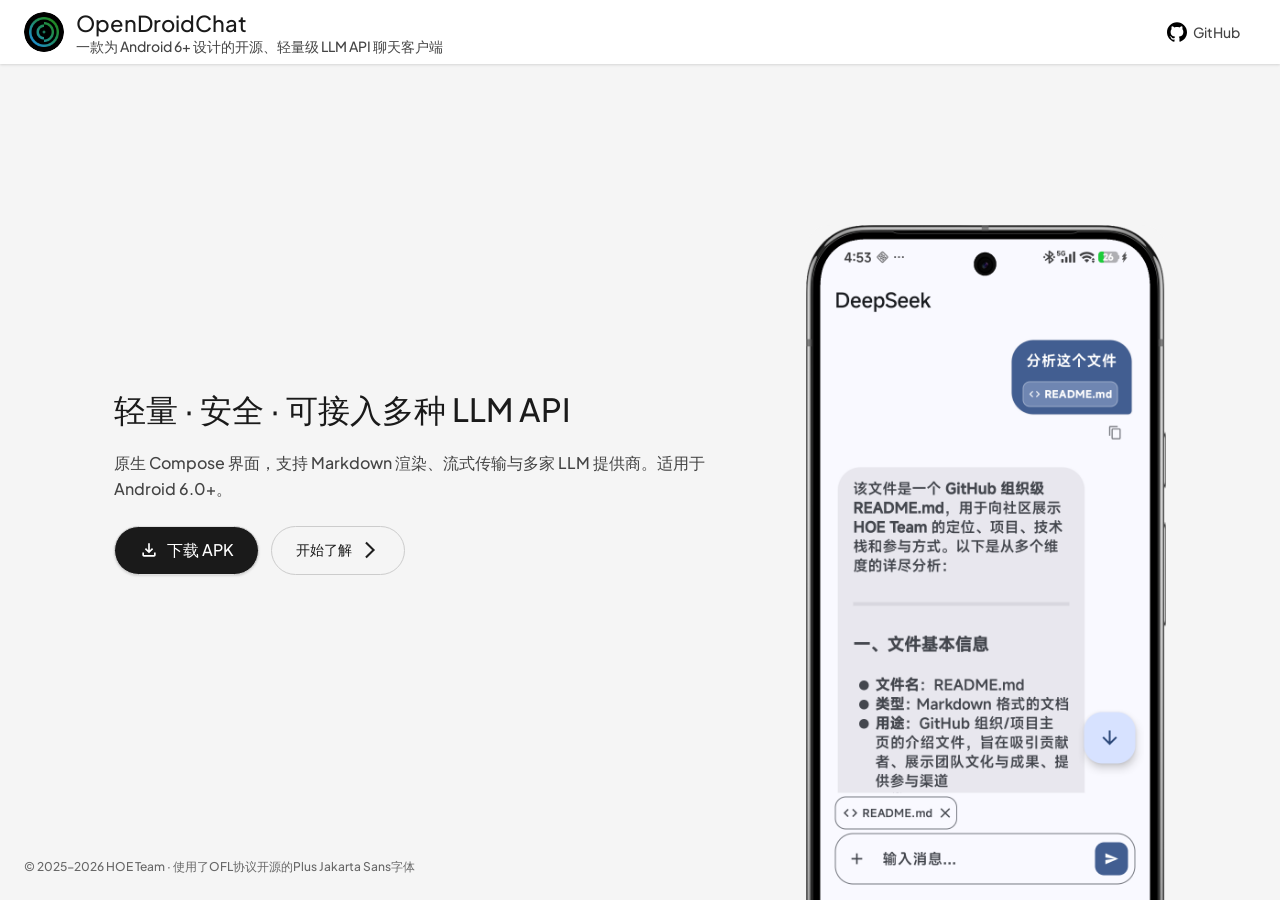
<file: webpage/index.html>
<!doctype html>
<html lang="zh-CN">
<head>
  <meta charset="utf-8" />
  <meta name="viewport" content="width=device-width,initial-scale=1" />
  <title>OpenDroidChat — 开源 Android LLM 聊天客户端</title>
  <link rel="stylesheet" href="css/styles.css">
  <link rel="icon" href="images/logo.png">
  <style>
    /* 1. 基础布局：桌面端全屏锁定 */
    html, body { 
      height: 100vh; 
      margin: 0; 
      display: flex; 
      flex-direction: column; 
      overflow: hidden; 
    }
    
    main { 
      flex: 1; 
      display: flex; 
      flex-direction: column; 
      position: relative; 
    }

    .page-container {
      max-width: 1100px;
      margin: 0 auto;
      padding: 0 24px;
      width: 100%;
      flex: 1;
      display: flex;
    }

    .hero-grid {
      display: grid;
      grid-template-columns: 1fr 360px;
      gap: 48px;
      width: 100%;
      align-items: center; 
    }

    /* 2. 按钮样式补充 (从 index_4.html 还原) */
    .material-btn-outline {
      display: inline-flex;
      align-items: center;
      gap: 8px;
      text-decoration: none;
      padding: 12px 24px;
      border-radius: 100px;
      background: transparent;
      color: var(--md-sys-color-primary);
      border: 1px solid var(--md-sys-color-outline);
      font-weight: 500;
      font-size: var(--md-sys-typescale-label-large-size);
    }

    /* 3. 图片裁切逻辑 */
    .hero-card-wrapper {
      height: 100%;
      display: flex;
      align-items: flex-end; 
    }

    .hero-card-bottom-crop {
      height: 75vh;
      width: 100%;
      overflow: hidden; 
      background: var(--md-sys-color-surface-variant);
      border-radius: 24px 24px 0 0;
      display: flex;
      align-items: flex-start; 
      position: relative;
    }

    .hero-card-bottom-crop img {
      width: 100%;
      height: auto; 
      display: block;
      object-fit: cover;
    }

    /* 轮播样式 */
    .carousel-image {
      position: absolute;
      top: 0;
      left: 0;
      width: 100%;
      height: 100%;
      object-fit: cover;
      transition: opacity 1s ease-in-out;
    }
    .next {
      opacity: 0;
    }

    /* 4. 页脚字符 */
    .char-footer {
      position: absolute;
      bottom: 24px;
      left: 24px;
      font-size: 12px;
      color: var(--md-sys-color-on-surface-variant);
      opacity: 0.8;
      z-index: 10;
    }
    .char-footer a { color: inherit; text-decoration: none; font-weight: 500; }

    /* 5. 移动端适配 */
    @media (max-width: 850px) {
      html, body {
        height: auto;
        overflow-y: auto;
      }
      
      .hero-grid {
        grid-template-columns: 1fr;
        gap: 32px;
        padding-bottom: 0;
      }

      .hero-content {
        padding-top: 40px;
        text-align: center;
      }

      .hero-actions {
        justify-content: center;
        display: flex;
        flex-wrap: wrap; /* 防止按钮太挤 */
        gap: 12px;
      }

      .hero-card-wrapper {
        height: auto;
      }

      .hero-card-bottom-crop {
        height: 55vh; /* 适当增加高度以展示更多图片 */
      }

      .char-footer {
        position: static;
        padding: 32px 24px;
        text-align: center;
      }
    }
  </style>
</head>
<body>
  <header class="top-app-bar">
    <a class="brand" href="index.html">
      <img src="images/logo.png" alt="logo" class="logo" onerror="this.onerror=null;this.src='assets/logo.svg'">
      <div class="brand-text">
        <h1>OpenDroidChat</h1>
        <p>一款为 Android 6+ 设计的开源、轻量级 LLM API 聊天客户端</p>
      </div>
    </a>
    <a class="github-btn" href="https://github.com/HOE-Team/OpenDroidChat" target="_blank">
      <img src="assets/github.svg" alt="GitHub"> GitHub
    </a>
  </header>

  <main>
    <div class="page-container">
      <div class="hero-grid">
        <div class="hero-content">
          <h2 class="hero-title">轻量 · 安全 · 可接入多种 LLM API</h2>
          <p class="hero-subtitle">原生 Compose 界面，支持 Markdown 渲染、流式传输与多家 LLM 提供商。适用于 Android 6.0+。</p>
          <div class="hero-actions">
            <!-- 补全 下载 APK 按钮 -->
            <a class="material-card" href="https://github.com/HOE-Team/OpenDroidChat/releases" target="_blank" style="display:inline-flex;align-items:center;gap:8px;text-decoration:none;padding:12px 24px;border-radius:100px;background:var(--md-sys-color-primary);color:var(--md-sys-color-on-primary);font-weight:500;">
              <img src="assets/download.svg" alt="download" style="width:20px;height:20px;filter:brightness(0) invert(1);">
              下载 APK
            </a>
            <!-- 补全 开始了解 按钮 -->
            <a class="material-btn-outline" href="program.html">
              开始了解
              <img src="assets/arrow_forward_nl.svg" alt="arrow" style="width:20px;height:20px;">
            </a>
          </div>
        </div>
        
        <div class="hero-card-wrapper">
          <div class="hero-card-bottom-crop">
            <img src="images/intro.png" alt="OpenDroidChat 介绍图" class="carousel-image current">
            <img src="images/intro2.png" alt="OpenDroidChat 介绍图" class="carousel-image next">
          </div>
        </div>
      </div>
    </div>

    <footer class="char-footer">
      <span>© 2025-2026 HOE Team · 使用了<a href="https://fonts.google.com/specimen/Plus+Jakarta+Sans/license?preview.script=Latn">OFL协议</a>开源的Plus Jakarta Sans字体</span>
    </footer>
  </main>

  <script src="js/main.js"></script>
</body>
</html>
</file>
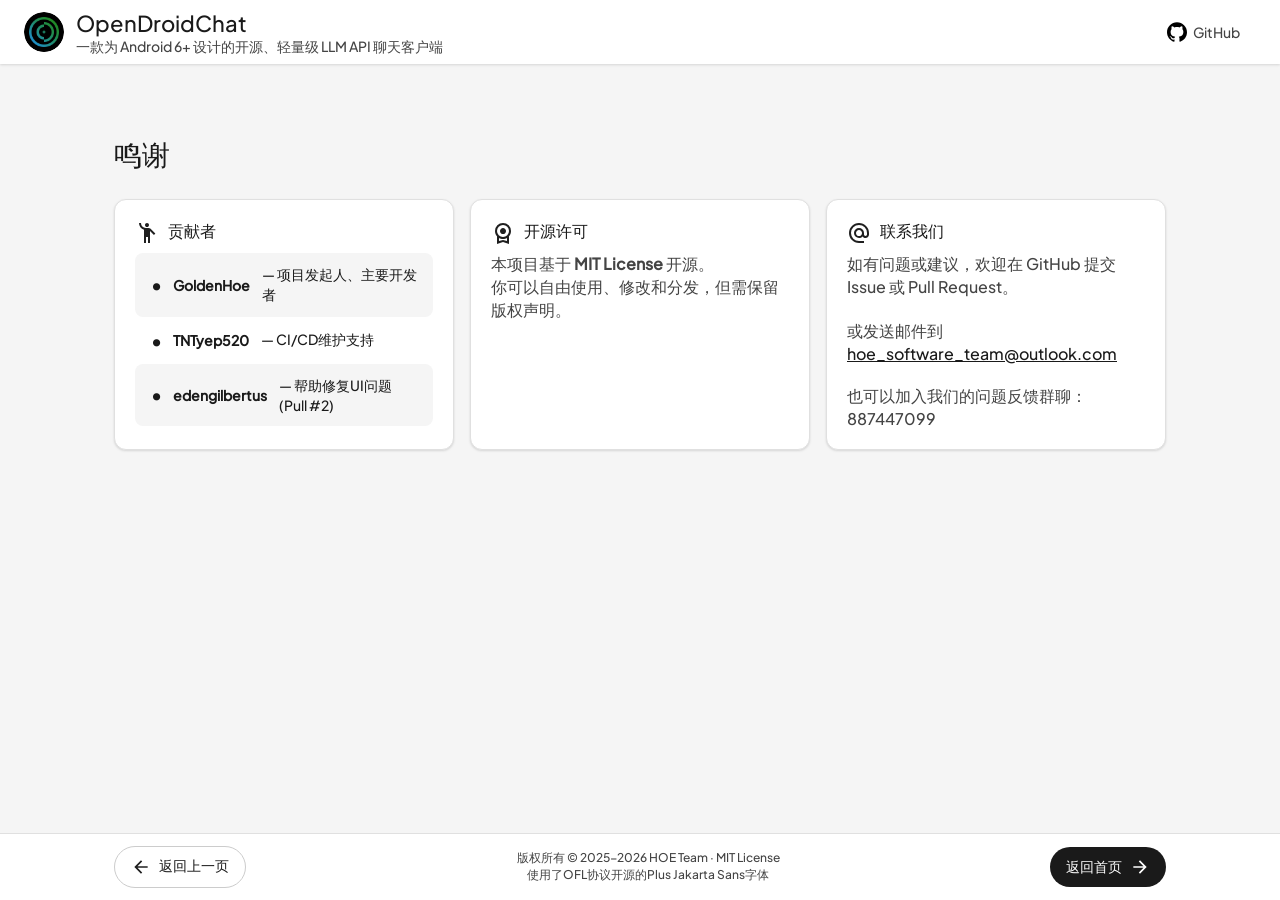
<file: webpage/credits.html>
<!doctype html>
<html lang="zh-CN">
<head>
  <meta charset="utf-8" />
  <meta name="viewport" content="width=device-width,initial-scale=1" />
  <title>鸣谢 · OpenDroidChat</title>
  <link rel="stylesheet" href="css/styles.css">
  <link rel="icon" href="images/logo.png">
</head>
<body>
  <!-- Material Design Top App Bar -->
  <header class="top-app-bar">
    <a class="brand" href="index.html">
      <img src="images/logo.png" alt="logo" class="logo" onerror="this.onerror=null;this.src='assets/logo.svg'">
      <div class="brand-text">
        <h1>OpenDroidChat</h1>
        <p>一款为 Android 6+ 设计的开源、轻量级 LLM API 聊天客户端</p>
      </div>
    </a>
    <a class="github-btn" href="https://github.com/HOE-Team/OpenDroidChat" target="_blank">
      <img src="assets/github.svg" alt="GitHub"> GitHub
    </a>
  </header>

  <main>
    <section class="section">
      <div class="page-container">
        <h2 class="section-title">鸣谢</h2>

        <div class="card-grid">
          <div class="material-card">
            <h4><img src="assets/emoji_people.svg" alt="" style="width:24px;height:24px;vertical-align:middle;margin-right:6px"> 贡献者</h4>
            <ul class="material-list">
              <li><strong>GoldenHoe</strong> — 项目发起人、主要开发者</li>
              <li><strong>TNTyep520</strong> — CI/CD维护支持</li>
              <li><strong>edengilbertus</strong> — 帮助修复UI问题(Pull #2)</li>
            </ul>
          </div>

          <div class="material-card">
            <h4><img src="assets/license.svg" alt="" style="width:24px;height:24px;vertical-align:middle;margin-right:6px"> 开源许可</h4>
            <p style="color:var(--md-sys-color-on-surface-variant);margin:0">本项目基于 <strong>MIT License</strong> 开源。<br>你可以自由使用、修改和分发，但需保留版权声明。</p>
          </div>

          <div class="material-card">
            <h4><img src="assets/alternate_email.svg" alt="" style="width:24px;height:24px;vertical-align:middle;margin-right:6px"> 联系我们</h4>
            <p style="color:var(--md-sys-color-on-surface-variant);margin:0">如有问题或建议，欢迎在 GitHub 提交 Issue 或 Pull Request。</p><br>
            <p style="color:var(--md-sys-color-on-surface-variant);margin:0">或发送邮件到 <a href="mailto:hoe_software_team@outlook.com" style="color:var(--md-sys-color-primary)">hoe_software_team@outlook.com</a></p><br>
            <p style="color:var(--md-sys-color-on-surface-variant);margin:0">也可以加入我们的问题反馈群聊：887447099</p>
          </div>
        </div>
      </div>
    </section>
  </main>

  <!-- Material Design Footer -->
  <footer class="site-footer">
    <div class="container" style="display:flex;justify-content:space-between;align-items:center;">
      <button onclick="history.back()" style="display:inline-flex;align-items:center;gap:8px;text-decoration:none;padding:10px 16px;border-radius:100px;background:transparent;color:var(--md-sys-color-primary);border:1px solid var(--md-sys-color-outline);font-weight:500;font-size:14px;cursor:pointer;">
        <img src="assets/arrow_back.svg" alt="" style="width:20px;height:20px;vertical-align:middle">
        返回上一页
      </button>
      <span style="flex:1;text-align:center;color:var(--md-sys-color-on-surface-variant);font-size:12px;">版权所有 © 2025-2026 HOE Team · MIT License<br>使用了<a href="https://fonts.google.com/specimen/Plus+Jakarta+Sans/license?preview.script=Latn" style="color:inherit;">OFL协议</a>开源的Plus Jakarta Sans字体</span>
      <a href="index.html" style="display:inline-flex;align-items:center;gap:8px;text-decoration:none;padding:10px 16px;border-radius:100px;background:var(--md-sys-color-primary);color:var(--md-sys-color-on-primary);border:none;font-weight:500;font-size:14px;cursor:pointer;">
        返回首页
        <img src="assets/arrow_back.svg" alt="" style="width:20px;height:20px;vertical-align:middle;transform:scaleX(-1);filter:brightness(0) invert(1);">
      </a>
    </div>
  </footer>

  <script src="js/main.js"></script>
</body>
</html>
</file>
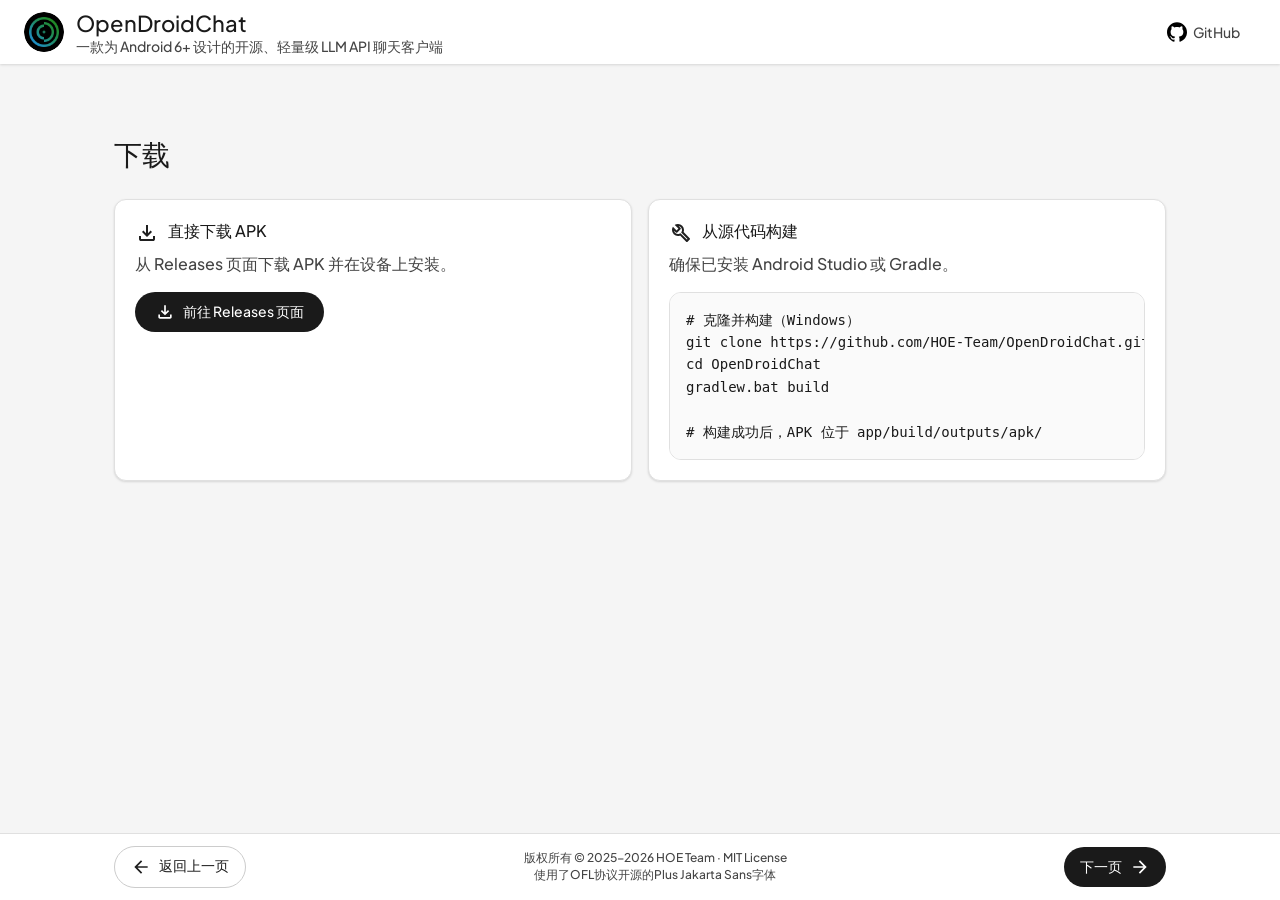
<file: webpage/download.html>
<!doctype html>
<html lang="zh-CN">
<head>
  <meta charset="utf-8" />
  <meta name="viewport" content="width=device-width,initial-scale=1" />
  <title>下载 · OpenDroidChat</title>
  <link rel="stylesheet" href="css/styles.css">
  <link rel="icon" href="images/logo.png">
</head>
<body>
  <!-- Material Design Top App Bar -->
  <header class="top-app-bar">
    <a class="brand" href="index.html">
      <img src="images/logo.png" alt="logo" class="logo" onerror="this.onerror=null;this.src='assets/logo.svg'">
      <div class="brand-text">
        <h1>OpenDroidChat</h1>
        <p>一款为 Android 6+ 设计的开源、轻量级 LLM API 聊天客户端</p>
      </div>
    </a>
    <a class="github-btn" href="https://github.com/HOE-Team/OpenDroidChat" target="_blank">
      <img src="assets/github.svg" alt="GitHub"> GitHub
    </a>
  </header>

  <main>
    <section class="section">
      <div class="page-container">
        <h2 class="section-title">下载</h2>

        <div class="card-grid">
          <div class="material-card">
            <h4><img src="assets/download.svg" alt="" style="width:24px;height:24px;vertical-align:middle;margin-right:6px"> 直接下载 APK</h4>
            <p style="color:var(--md-sys-color-on-surface-variant);margin:0 0 16px">从 Releases 页面下载 APK 并在设备上安装。</p>
            <a href="https://github.com/HOE-Team/OpenDroidChat/releases" target="_blank" style="display:inline-flex;align-items:center;gap:8px;text-decoration:none;padding:10px 20px;border-radius:100px;background:var(--md-sys-color-primary);color:var(--md-sys-color-on-primary);border:none;font-weight:500;font-size:var(--md-sys-typescale-label-large-size)">
              <img src="assets/download.svg" alt="" style="width:20px;height:20px;filter:brightness(0) invert(1);"> 前往 Releases 页面
            </a>
          </div>

          <div class="material-card">
            <h4><img src="assets/build.svg" alt="" style="width:24px;height:24px;vertical-align:middle;margin-right:6px"> 从源代码构建</h4>
            <p style="color:var(--md-sys-color-on-surface-variant);margin:0 0 16px">确保已安装 Android Studio 或 Gradle。</p>
            <pre class="code-block" style="margin:0"># 克隆并构建（Windows）
git clone https://github.com/HOE-Team/OpenDroidChat.git
cd OpenDroidChat
gradlew.bat build

# 构建成功后，APK 位于 app/build/outputs/apk/</pre>
          </div>
        </div>
      </div>
    </section>
  </main>

  <!-- Material Design Footer -->
  <footer class="site-footer">
    <div class="container" style="display:flex;justify-content:space-between;align-items:center;">
      <button onclick="history.back()" style="display:inline-flex;align-items:center;gap:8px;text-decoration:none;padding:10px 16px;border-radius:100px;background:transparent;color:var(--md-sys-color-primary);border:1px solid var(--md-sys-color-outline);font-weight:500;font-size:14px;cursor:pointer;">
        <img src="assets/arrow_back.svg" alt="" style="width:20px;height:20px;vertical-align:middle">
        返回上一页
      </button>
      <span style="flex:1;text-align:center;color:var(--md-sys-color-on-surface-variant);font-size:12px;">版权所有 © 2025-2026 HOE Team · MIT License<br>使用了<a href="https://fonts.google.com/specimen/Plus+Jakarta+Sans/license?preview.script=Latn" style="color:inherit;">OFL协议</a>开源的Plus Jakarta Sans字体</span>
      <a href="credits.html" style="display:inline-flex;align-items:center;gap:8px;text-decoration:none;padding:10px 16px;border-radius:100px;background:var(--md-sys-color-primary);color:var(--md-sys-color-on-primary);border:none;font-weight:500;font-size:14px;cursor:pointer;">
        下一页
        <img src="assets/arrow_back.svg" alt="" style="width:20px;height:20px;vertical-align:middle;transform:scaleX(-1);filter:brightness(0) invert(1);">
      </a>
    </div>
  </footer>

  <script src="js/main.js"></script>
</body>
</html>
</file>
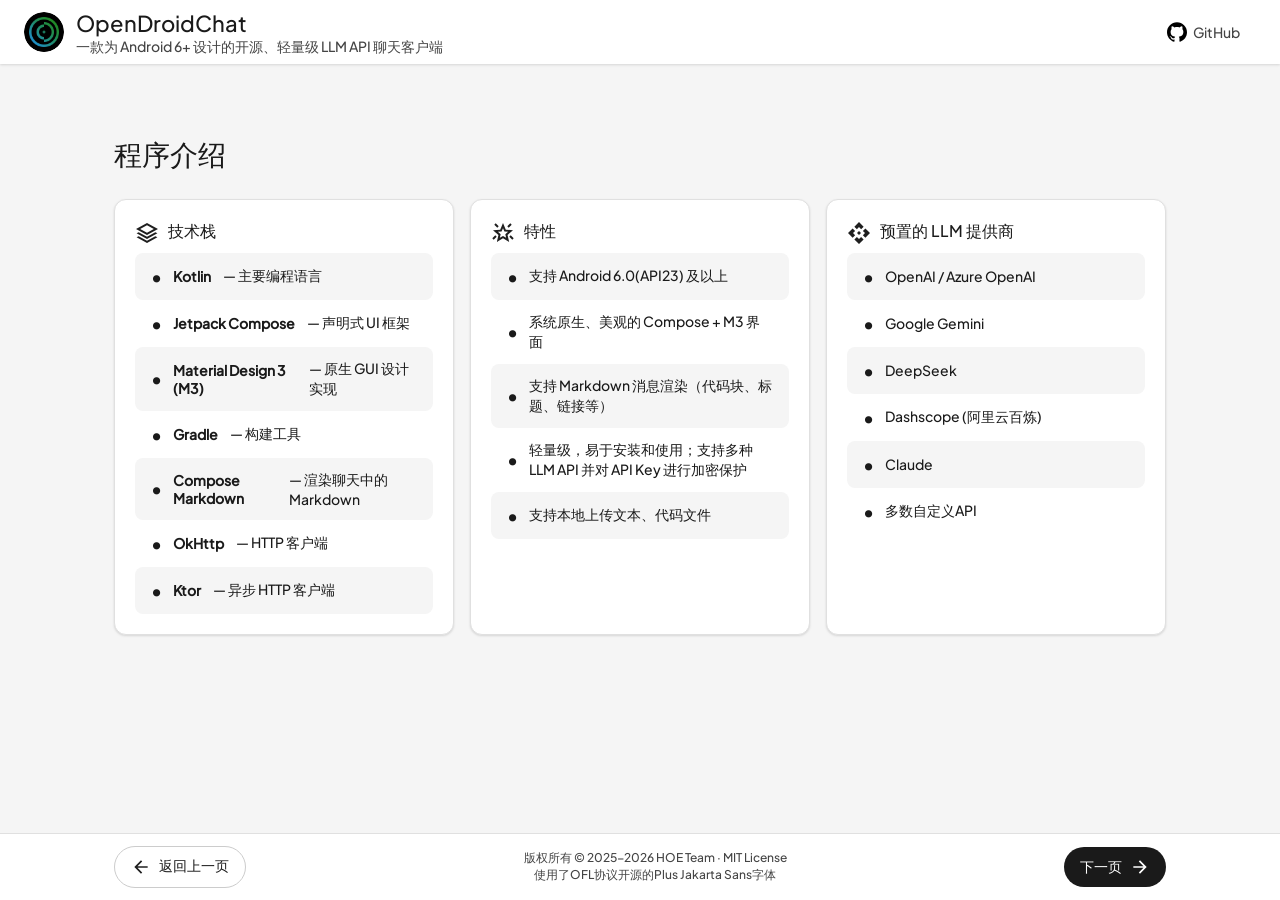
<file: webpage/program.html>
<!doctype html>
<html lang="zh-CN">
<head>
  <meta charset="utf-8" />
  <meta name="viewport" content="width=device-width,initial-scale=1" />
  <title>程序介绍 · OpenDroidChat</title>
  <link rel="stylesheet" href="css/styles.css">
  <link rel="icon" href="images/logo.png">
</head>
<body>
  <!-- Material Design Top App Bar -->
  <header class="top-app-bar">
    <a class="brand" href="index.html">
      <img src="images/logo.png" alt="logo" class="logo" onerror="this.onerror=null;this.src='assets/logo.svg'">
      <div class="brand-text">
        <h1>OpenDroidChat</h1>
        <p>一款为 Android 6+ 设计的开源、轻量级 LLM API 聊天客户端</p>
      </div>
    </a>
    <a class="github-btn" href="https://github.com/HOE-Team/OpenDroidChat" target="_blank">
      <img src="assets/github.svg" alt="GitHub"> GitHub
    </a>
  </header>

  <main>
    <section class="section">
      <div class="page-container">
        <h2 class="section-title">程序介绍</h2>

        <div class="card-grid">
          <div class="material-card">
            <h4><img src="assets/stacks.svg" alt="" style="width:24px;height:24px;vertical-align:middle;margin-right:6px"> 技术栈</h4>
            <ul class="material-list">
              <li><strong>Kotlin</strong> — 主要编程语言</li>
              <li><strong>Jetpack Compose</strong> — 声明式 UI 框架</li>
              <li><strong>Material Design 3 (M3)</strong> — 原生 GUI 设计实现</li>
              <li><strong>Gradle</strong> — 构建工具</li>
              <li><strong>Compose Markdown</strong> — 渲染聊天中的 Markdown</li>
              <li><strong>OkHttp</strong> — HTTP 客户端</li>
              <li><strong>Ktor</strong> — 异步 HTTP 客户端</li>
            </ul>
          </div>

          <div class="material-card">
            <h4><img src="assets/star_shine.svg" alt="" style="width:24px;height:24px;vertical-align:middle;margin-right:6px"> 特性</h4>
            <ul class="material-list">
              <li>支持 Android 6.0(API23) 及以上</li>
              <li>系统原生、美观的 Compose + M3 界面</li>
              <li>支持 Markdown 消息渲染（代码块、标题、链接等）</li>
              <li>轻量级，易于安装和使用；支持多种 LLM API 并对 API Key 进行加密保护</li>
              <li>支持本地上传文本、代码文件</li>
            </ul>
          </div>

          <div class="material-card">
            <h4><img src="assets/api.svg" alt="" style="width:24px;height:24px;vertical-align:middle;margin-right:6px"> 预置的 LLM 提供商</h4>
            <ul class="material-list">
              <li>OpenAI / Azure OpenAI</li>
              <li>Google Gemini</li>
              <li>DeepSeek</li>
              <li>Dashscope (阿里云百炼)</li>
              <li>Claude</li>
              <li>多数自定义API</li>
            </ul>
          </div>
        </div>
      </div>
    </section>
  </main>

  <!-- Material Design Footer -->
  <footer class="site-footer">
    <div class="container" style="display:flex;justify-content:space-between;align-items:center;">
      <button onclick="history.back()" style="display:inline-flex;align-items:center;gap:8px;text-decoration:none;padding:10px 16px;border-radius:100px;background:transparent;color:var(--md-sys-color-primary);border:1px solid var(--md-sys-color-outline);font-weight:500;font-size:14px;cursor:pointer;">
        <img src="assets/arrow_back.svg" alt="" style="width:20px;height:20px;vertical-align:middle">
        返回上一页
      </button>
      <span style="flex:1;text-align:center;color:var(--md-sys-color-on-surface-variant);font-size:12px;">版权所有 © 2025-2026 HOE Team · MIT License<br>使用了<a href="https://fonts.google.com/specimen/Plus+Jakarta+Sans/license?preview.script=Latn" style="color:inherit;">OFL协议</a>开源的Plus Jakarta Sans字体</span>
      <a href="download.html" style="display:inline-flex;align-items:center;gap:8px;text-decoration:none;padding:10px 16px;border-radius:100px;background:var(--md-sys-color-primary);color:var(--md-sys-color-on-primary);border:none;font-weight:500;font-size:14px;cursor:pointer;">
        下一页
        <img src="assets/arrow_back.svg" alt="" style="width:20px;height:20px;vertical-align:middle;transform:scaleX(-1);filter:brightness(0) invert(1);">
      </a>
    </div>
  </footer>

  <script src="js/main.js"></script>
</body>
</html>
</file>
<file: webpage/css/styles.css>
/* Material Design 3 (M3) 主题 - 黑白灰配色 */
:root {
  --md-sys-color-primary: #1a1a1a;
  --md-sys-color-on-primary: #ffffff;
  --md-sys-color-primary-container: #e8e8e8;
  --md-sys-color-on-primary-container: #1a1a1a;
  --md-sys-color-secondary: #444444;
  --md-sys-color-on-secondary: #ffffff;
  --md-sys-color-secondary-container: #e8e8e8;
  --md-sys-color-on-secondary-container: #1a1a1a;
  --md-sys-color-surface: #ffffff;
  --md-sys-color-on-surface: #1a1a1a;
  --md-sys-color-surface-variant: #f5f5f5;
  --md-sys-color-on-surface-variant: #444444;
  --md-sys-color-background: #f5f5f5;
  --md-sys-color-on-background: #1a1a1a;
  --md-sys-color-outline: #cccccc;
  --md-sys-color-outline-variant: #e0e0e0;
  --md-sys-color-shadow: rgba(0,0,0,0.1);
  --md-sys-color-surface-container: #fafafa;
  --md-sys-color-surface-container-high: #f0f0f0;
  --md-elevation-level1: 0 1px 3px rgba(0,0,0,0.08), 0 1px 2px rgba(0,0,0,0.06);
  --md-elevation-level2: 0 4px 6px rgba(0,0,0,0.07), 0 2px 4px rgba(0,0,0,0.06);
  --md-elevation-level3: 0 10px 15px rgba(0,0,0,0.1), 0 4px 6px rgba(0,0,0,0.05);
  --md-sys-typescale-headline-large-size: 32px;
  --md-sys-typescale-headline-medium-size: 28px;
  --md-sys-typescale-title-large-size: 22px;
  --md-sys-typescale-title-medium-size: 16px;
  --md-sys-typescale-body-large-size: 16px;
  --md-sys-typescale-body-medium-size: 14px;
  --md-sys-typescale-label-large-size: 14px;
}

@font-face{
  font-family:"PJS";
  src:url("../fonts/pjs.ttf") format("truetype");
  font-weight:normal;
  font-style:normal;
  font-display:swap;
}
*{box-sizing:border-box}
html,body{height:100%;margin:0}
body{
  display:flex;
  flex-direction:column;
  font-family:"PJS",Inter,system-ui,-apple-system,"Segoe UI",Roboto,"Helvetica Neue",Arial,sans-serif;
  background:var(--md-sys-color-background);
  color:var(--md-sys-color-on-background);
  -webkit-font-smoothing:antialiased;
}
main{flex:1}

/* 页面容器 */
.page-container{
  max-width:1100px;
  margin:0 auto;
  padding:24px;
}

/* 顶部应用栏 - Material Design Top App Bar */
.top-app-bar{
  display:flex;
  align-items:center;
  justify-content:space-between;
  padding:0 24px;
  height:64px;
  min-height:64px;
  background:var(--md-sys-color-surface);
  box-shadow:var(--md-elevation-level1);
  position:sticky;
  top:0;
  z-index:100;
}
.top-app-bar .brand{
  display:flex;
  align-items:center;
  gap:12px;
  text-decoration:none;
  color:inherit;
}
.top-app-bar .logo{
  width:40px;
  height:40px;
  border-radius:50%;
}
.top-app-bar .brand-text{
  display:flex;
  flex-direction:column;
  justify-content:center;
  line-height:1.2;
}
.top-app-bar .brand-text h1{
  margin:0;
  font-size:var(--md-sys-typescale-title-large-size);
  font-weight:500;
  color:var(--md-sys-color-on-surface);
  line-height:1.3;
}
.top-app-bar .brand-text p{
  margin:0;
  font-size:var(--md-sys-typescale-body-medium-size);
  color:var(--md-sys-color-on-surface-variant);
  line-height:1.3;
}

/* 导航 */
.nav-links{
  display:flex;
  gap:4px;
}
.nav-links a{
  text-decoration:none;
  color:var(--md-sys-color-on-surface-variant);
  padding:8px 16px;
  border-radius:100px;
  font-size:var(--md-sys-typescale-label-large-size);
  font-weight:500;
  transition:background 0.2s;
}
.nav-links a:hover{background:var(--md-sys-color-surface-variant)}
.nav-links a.active{
  background:var(--md-sys-color-primary-container);
  color:var(--md-sys-color-on-primary-container);
}

/* GitHub 按钮（替换导航切换按钮） */
.github-btn{
  display:inline-flex;
  align-items:center;
  justify-content:center;
  gap:6px;
  text-decoration:none;
  color:var(--md-sys-color-on-surface-variant);
  padding:8px 16px;
  border-radius:100px;
  font-size:var(--md-sys-typescale-label-large-size);
  font-weight:500;
  transition:background 0.2s;
  white-space:nowrap;
}
.github-btn:hover{background:var(--md-sys-color-surface-variant)}
.github-btn img{width:20px;height:20px}

/* Hero 区域 */
.hero-section{
  padding:64px 0 48px;
}
.hero-grid{
  display:grid;
  grid-template-columns:1fr 360px;
  gap:32px;
  align-items:start;
}
.hero-title{
  font-size:var(--md-sys-typescale-headline-large-size);
  font-weight:400;
  margin:0 0 16px;
  color:var(--md-sys-color-on-background);
}
.hero-subtitle{
  font-size:var(--md-sys-typescale-body-large-size);
  color:var(--md-sys-color-on-surface-variant);
  line-height:1.6;
  margin:0 0 24px;
}
.hero-actions{
  display:flex;
  gap:12px;
  flex-wrap:wrap;
}
.hero-card{
  background:var(--md-sys-color-surface);
  border-radius:16px;
  padding:24px;
  box-shadow:var(--md-elevation-level1);
  border:1px solid var(--md-sys-color-outline-variant);
}
.badge-row{
  display:flex;
  gap:8px;
  flex-wrap:wrap;
}
.badge-row img{height:32px;border-radius:8px}

/* 通用章节 */
.section{padding:48px 0}
.section-title{
  font-size:var(--md-sys-typescale-headline-medium-size);
  font-weight:400;
  margin:0 0 24px;
  color:var(--md-sys-color-on-background);
}
.section-subtitle{
  font-size:var(--md-sys-typescale-title-medium-size);
  font-weight:500;
  margin:24px 0 12px;
  color:var(--md-sys-color-on-surface);
}

/* 卡片网格 */
.card-grid{
  display:grid;
  grid-template-columns:repeat(auto-fit,minmax(280px,1fr));
  gap:16px;
}
.material-card{
  background:var(--md-sys-color-surface);
  border-radius:12px;
  padding:20px;
  box-shadow:var(--md-elevation-level1);
  border:1px solid var(--md-sys-color-outline-variant);
  transition:box-shadow 0.2s;
}
.material-card:hover{box-shadow:var(--md-elevation-level2)}
.material-card h4{
  margin:0 0 8px;
  font-size:var(--md-sys-typescale-title-medium-size);
  font-weight:500;
}

/* 列表样式 */
.material-list{
  list-style:none;
  padding:0;
  margin:0;
}
.material-list li{
  padding:12px 16px;
  border-radius:8px;
  display:flex;
  align-items:center;
  gap:12px;
  font-size:var(--md-sys-typescale-body-medium-size);
  color:var(--md-sys-color-on-surface);
}
.material-list li:nth-child(odd){background:var(--md-sys-color-surface-variant)}
.material-list li::before{
  content:"•";
  color:var(--md-sys-color-primary);
  font-weight:bold;
  font-size:18px;
}

/* 代码块 */
.code-block{
  background:var(--md-sys-color-surface-container);
  border:1px solid var(--md-sys-color-outline-variant);
  border-radius:12px;
  padding:16px;
  overflow:auto;
  font-family:"JetBrains Mono","Fira Code","Consolas",monospace;
  font-size:var(--md-sys-typescale-body-medium-size);
  line-height:1.6;
  color:var(--md-sys-color-on-surface);
}

/* 底部 */
.site-footer{
  position:relative;
  z-index:10;
  background:var(--md-sys-color-surface);
  border-top:1px solid var(--md-sys-color-outline-variant);
  padding:12px 0;
  color:var(--md-sys-color-on-surface-variant);
  font-size:var(--md-sys-typescale-body-medium-size);
}
.site-footer a{
  color:var(--md-sys-color-primary);
  text-decoration:none;
}
.site-footer a:hover{text-decoration:underline}
.site-footer .container{
  max-width:1100px;
  margin:0 auto;
  padding:0 24px;
  display:flex;
  justify-content:space-between;
  align-items:center;
  flex-wrap:wrap;
  gap:8px;
}

/* 响应式 */
@media (max-width:880px){
  .hero-grid{grid-template-columns:1fr}
  .nav-links{
    display:none;
    position:absolute;
    top:64px;
    left:0;
    right:0;
    flex-direction:column;
    background:var(--md-sys-color-surface);
    padding:8px;
    box-shadow:var(--md-elevation-level3);
    border-bottom:1px solid var(--md-sys-color-outline-variant);
  }
  .nav-links.open{display:flex}
  .nav-links a{border-radius:8px;padding:12px 16px}
  .top-app-bar .brand-text p{display:none}
}
</file>
